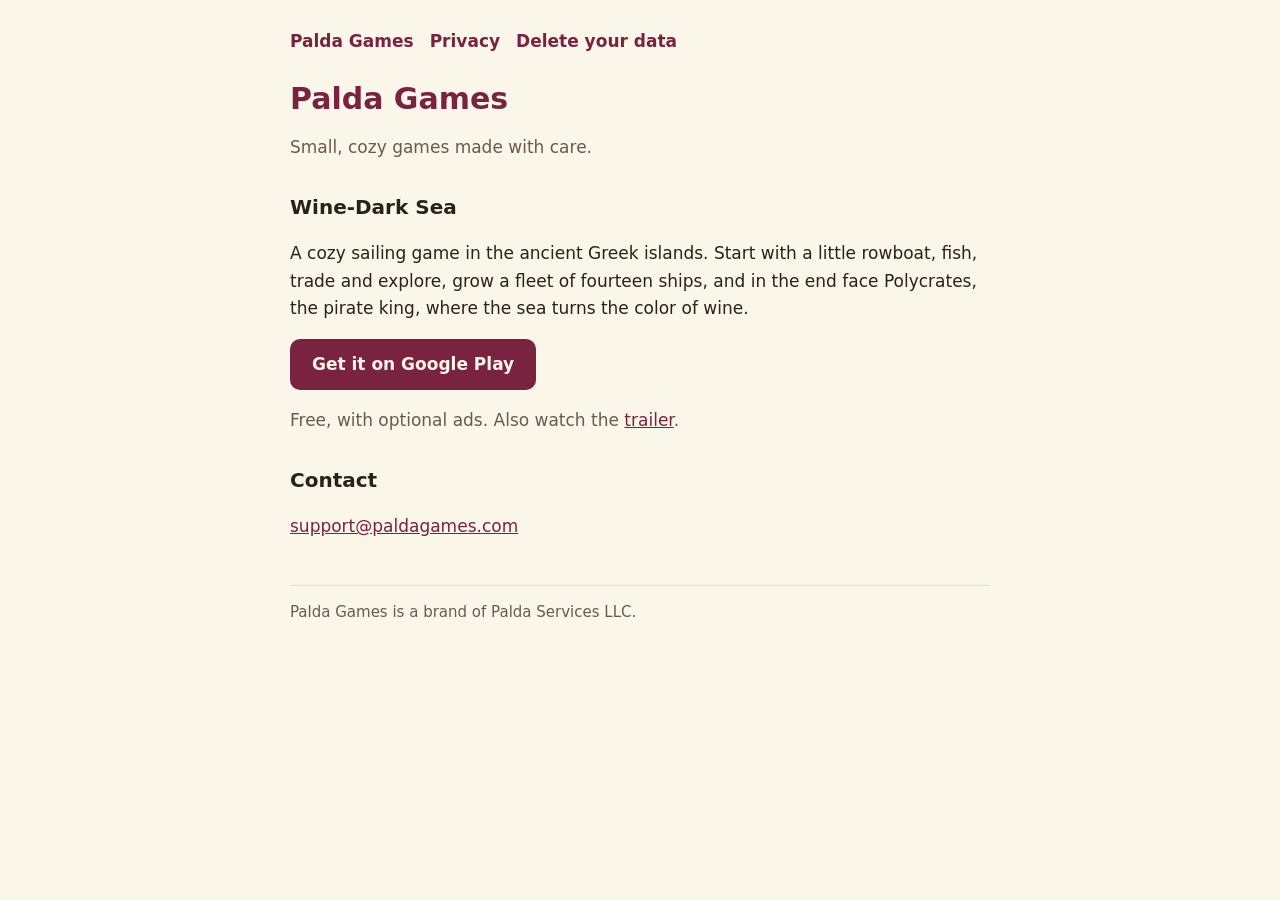
<file: index.html>
<!doctype html><html lang="en"><meta charset="utf-8"><meta name="viewport" content="width=device-width,initial-scale=1">
<title>Palda Games</title><link rel="stylesheet" href="/style.css">
<nav><a href="/">Palda Games</a><a href="/privacy">Privacy</a><a href="/delete-data">Delete your data</a></nav>
<h1>Palda Games</h1>
<p class="muted">Small, cozy games made with care.</p>
<h2>Wine-Dark Sea</h2>
<p>A cozy sailing game in the ancient Greek islands. Start with a little rowboat, fish, trade and explore, grow a fleet of fourteen ships, and in the end face Polycrates, the pirate king, where the sea turns the color of wine.</p>
<p><a class="btn" href="https://play.google.com/store/apps/details?id=com.paldagames.winedarksea">Get it on Google Play</a></p>
<p class="muted">Free, with optional ads. Also watch the <a href="https://youtu.be/FleZyscnueo">trailer</a>.</p>
<h2>Contact</h2>
<p><a href="mailto:support@paldagames.com">support@paldagames.com</a></p>
<footer>Palda Games is a brand of Palda Services LLC.</footer>
</html>
</file>
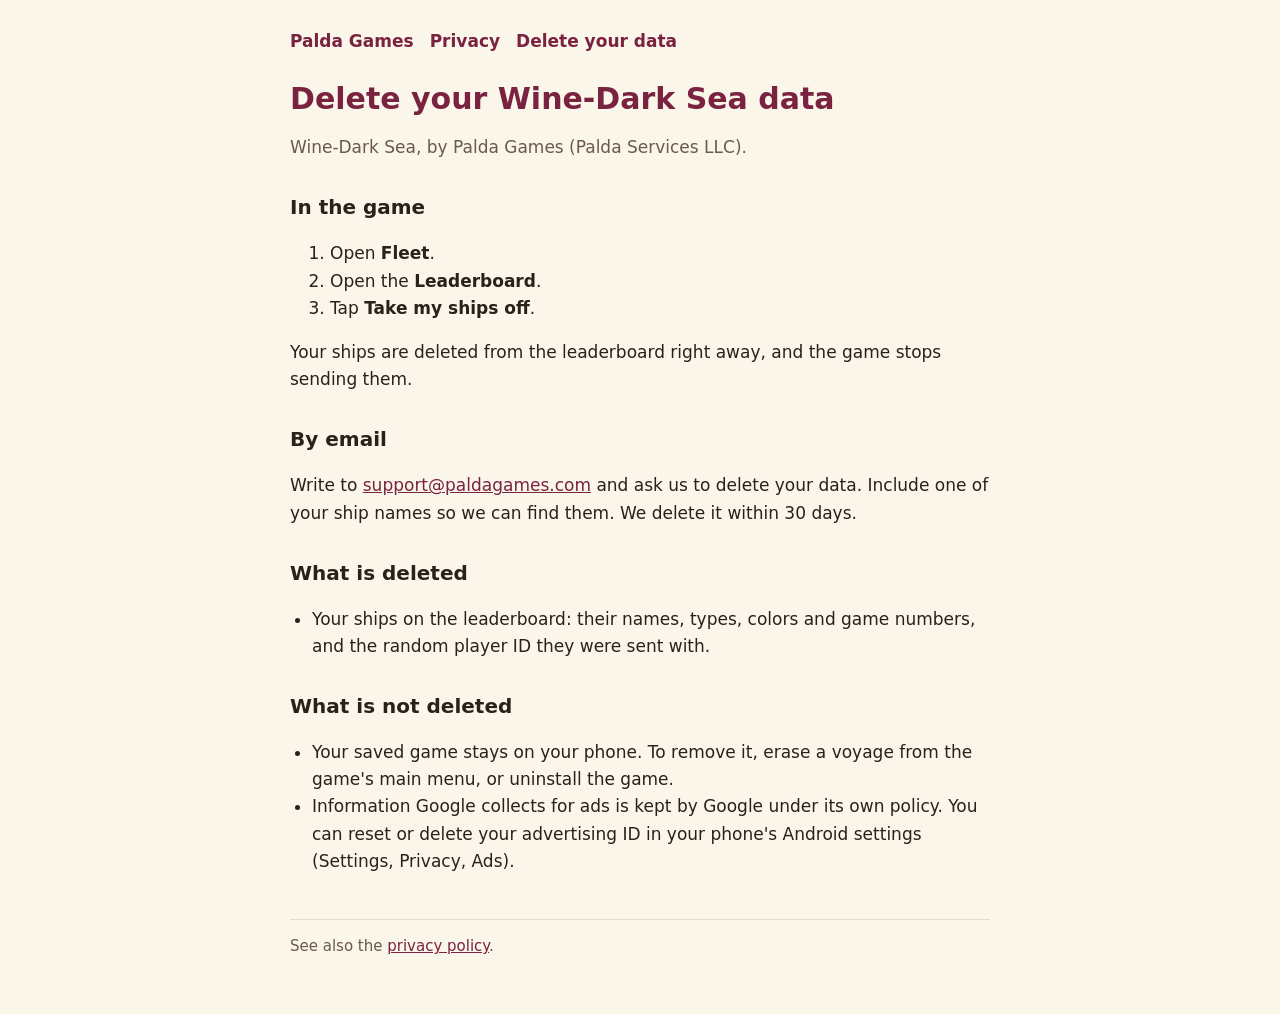
<file: delete-data.html>
<!doctype html><html lang="en"><meta charset="utf-8"><meta name="viewport" content="width=device-width,initial-scale=1">
<title>Delete your Wine-Dark Sea data</title><link rel="stylesheet" href="/style.css">
<nav><a href="/">Palda Games</a><a href="/privacy">Privacy</a><a href="/delete-data">Delete your data</a></nav>
<h1>Delete your Wine-Dark Sea data</h1>
<p class="muted">Wine-Dark Sea, by Palda Games (Palda Services LLC).</p>

<h2>In the game</h2>
<ol>
<li>Open <b>Fleet</b>.</li>
<li>Open the <b>Leaderboard</b>.</li>
<li>Tap <b>Take my ships off</b>.</li>
</ol>
<p>Your ships are deleted from the leaderboard right away, and the game stops sending them.</p>

<h2>By email</h2>
<p>Write to <a href="mailto:support@paldagames.com?subject=Delete%20my%20Wine-Dark%20Sea%20data">support@paldagames.com</a> and ask us to delete your data. Include one of your ship names so we can find them. We delete it within 30 days.</p>

<h2>What is deleted</h2>
<ul><li>Your ships on the leaderboard: their names, types, colors and game numbers, and the random player ID they were sent with.</li></ul>

<h2>What is not deleted</h2>
<ul>
<li>Your saved game stays on your phone. To remove it, erase a voyage from the game's main menu, or uninstall the game.</li>
<li>Information Google collects for ads is kept by Google under its own policy. You can reset or delete your advertising ID in your phone's Android settings (Settings, Privacy, Ads).</li>
</ul>
<footer>See also the <a href="/privacy">privacy policy</a>.</footer>
</html>
</file>
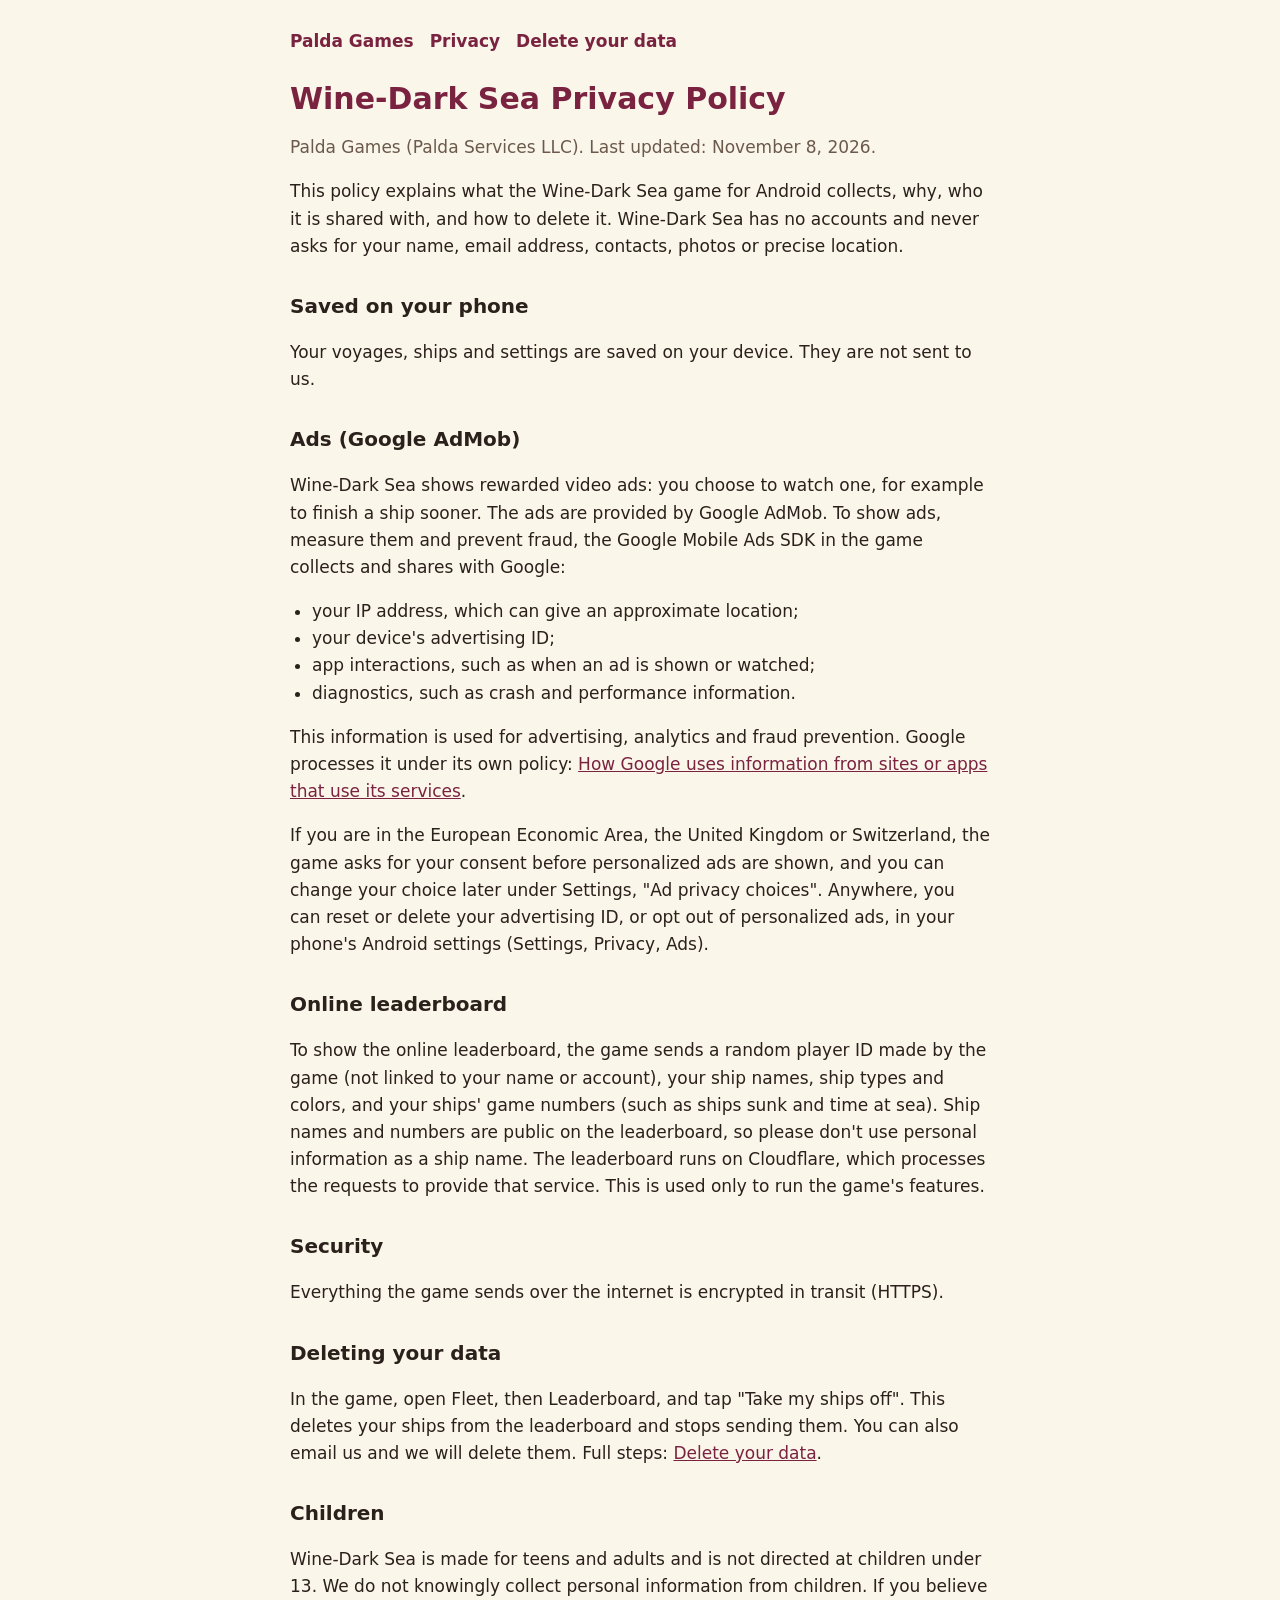
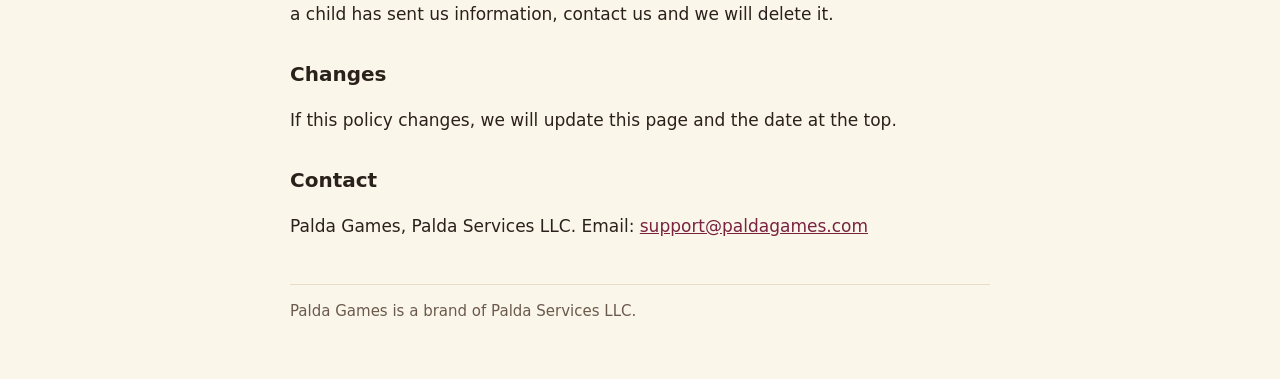
<file: privacy.html>
<!doctype html><html lang="en"><meta charset="utf-8"><meta name="viewport" content="width=device-width,initial-scale=1">
<title>Wine-Dark Sea Privacy Policy</title><link rel="stylesheet" href="/style.css">
<nav><a href="/">Palda Games</a><a href="/privacy">Privacy</a><a href="/delete-data">Delete your data</a></nav>
<h1>Wine-Dark Sea Privacy Policy</h1>
<p class="muted">Palda Games (Palda Services LLC). Last updated: November 8, 2026.</p>

<p>This policy explains what the Wine-Dark Sea game for Android collects, why, who it is shared with, and how to delete it. Wine-Dark Sea has no accounts and never asks for your name, email address, contacts, photos or precise location.</p>

<h2>Saved on your phone</h2>
<p>Your voyages, ships and settings are saved on your device. They are not sent to us.</p>

<h2>Ads (Google AdMob)</h2>
<p>Wine-Dark Sea shows rewarded video ads: you choose to watch one, for example to finish a ship sooner. The ads are provided by Google AdMob. To show ads, measure them and prevent fraud, the Google Mobile Ads SDK in the game collects and shares with Google:</p>
<ul>
<li>your IP address, which can give an approximate location;</li>
<li>your device's advertising ID;</li>
<li>app interactions, such as when an ad is shown or watched;</li>
<li>diagnostics, such as crash and performance information.</li>
</ul>
<p>This information is used for advertising, analytics and fraud prevention. Google processes it under its own policy: <a href="https://policies.google.com/technologies/partner-sites">How Google uses information from sites or apps that use its services</a>.</p>
<p>If you are in the European Economic Area, the United Kingdom or Switzerland, the game asks for your consent before personalized ads are shown, and you can change your choice later under Settings, "Ad privacy choices". Anywhere, you can reset or delete your advertising ID, or opt out of personalized ads, in your phone's Android settings (Settings, Privacy, Ads).</p>

<h2>Online leaderboard</h2>
<p>To show the online leaderboard, the game sends a random player ID made by the game (not linked to your name or account), your ship names, ship types and colors, and your ships' game numbers (such as ships sunk and time at sea). Ship names and numbers are public on the leaderboard, so please don't use personal information as a ship name. The leaderboard runs on Cloudflare, which processes the requests to provide that service. This is used only to run the game's features.</p>

<h2>Security</h2>
<p>Everything the game sends over the internet is encrypted in transit (HTTPS).</p>

<h2>Deleting your data</h2>
<p>In the game, open Fleet, then Leaderboard, and tap "Take my ships off". This deletes your ships from the leaderboard and stops sending them. You can also email us and we will delete them. Full steps: <a href="/delete-data">Delete your data</a>.</p>

<h2>Children</h2>
<p>Wine-Dark Sea is made for teens and adults and is not directed at children under 13. We do not knowingly collect personal information from children. If you believe a child has sent us information, contact us and we will delete it.</p>

<h2>Changes</h2>
<p>If this policy changes, we will update this page and the date at the top.</p>

<h2>Contact</h2>
<p>Palda Games, Palda Services LLC. Email: <a href="mailto:support@paldagames.com">support@paldagames.com</a></p>
<footer>Palda Games is a brand of Palda Services LLC.</footer>
</html>
</file>
<file: style.css>
:root{--bg:#fbf6ea;--ink:#2b211c;--muted:#6b5a4c;--accent:#7a2340;--line:#e6dcc8}
@media (prefers-color-scheme:dark){:root{--bg:#1b1715;--ink:#f1e8dc;--muted:#b9aa98;--accent:#e690aa;--line:#3a322c}}
body{font:17px/1.6 system-ui,-apple-system,"Segoe UI",sans-serif;max-width:700px;margin:0 auto;padding:28px 16px 56px;color:var(--ink);background:var(--bg)}
h1{font-size:30px;line-height:1.2;margin:0 0 6px;color:var(--accent)}h2{font-size:20px;margin:30px 0 8px}
p,li{max-width:66ch}.muted{color:var(--muted)}a{color:var(--accent)}ul{padding-left:22px}
nav{display:flex;gap:16px;margin-bottom:26px;font-weight:600}nav a{text-decoration:none}
footer{margin-top:44px;padding-top:14px;border-top:1px solid var(--line);color:var(--muted);font-size:15px}
.btn{display:inline-block;padding:12px 22px;border-radius:10px;background:var(--accent);color:var(--bg);font-weight:700;text-decoration:none}
</file>
